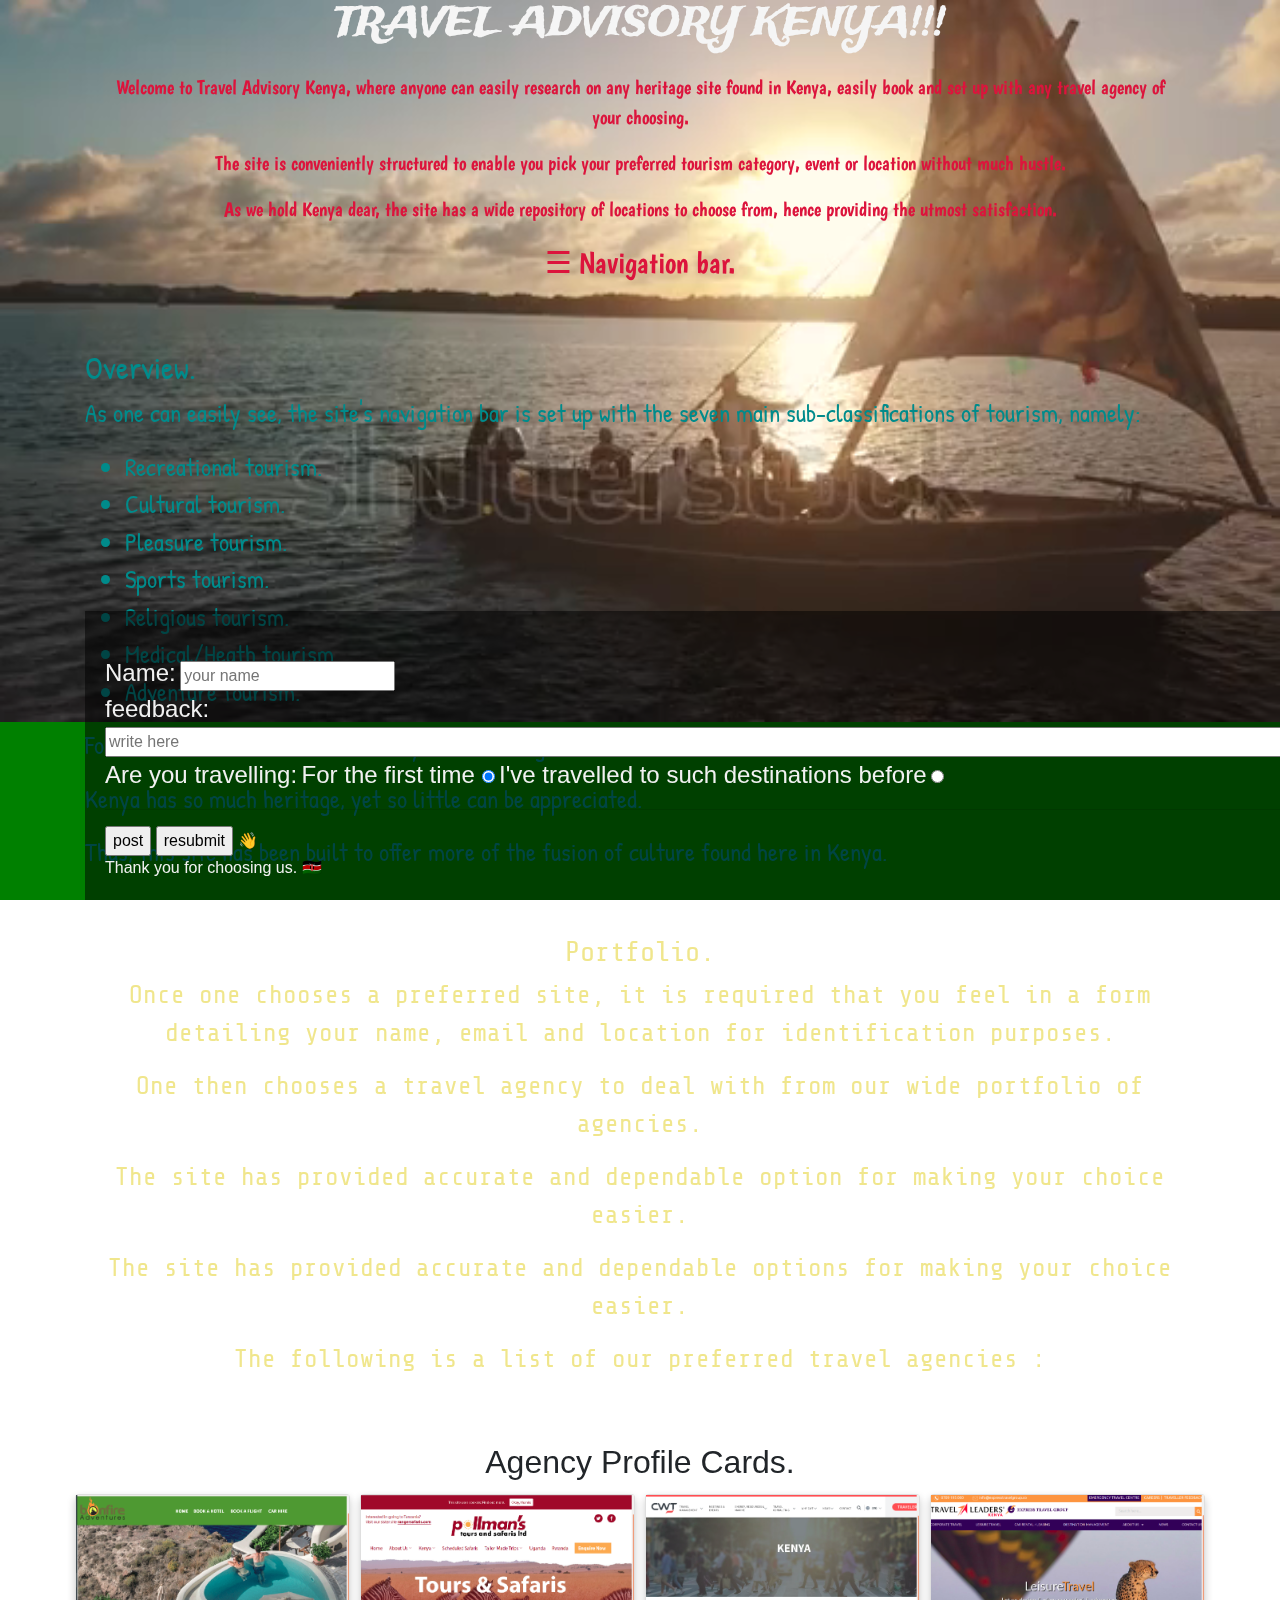
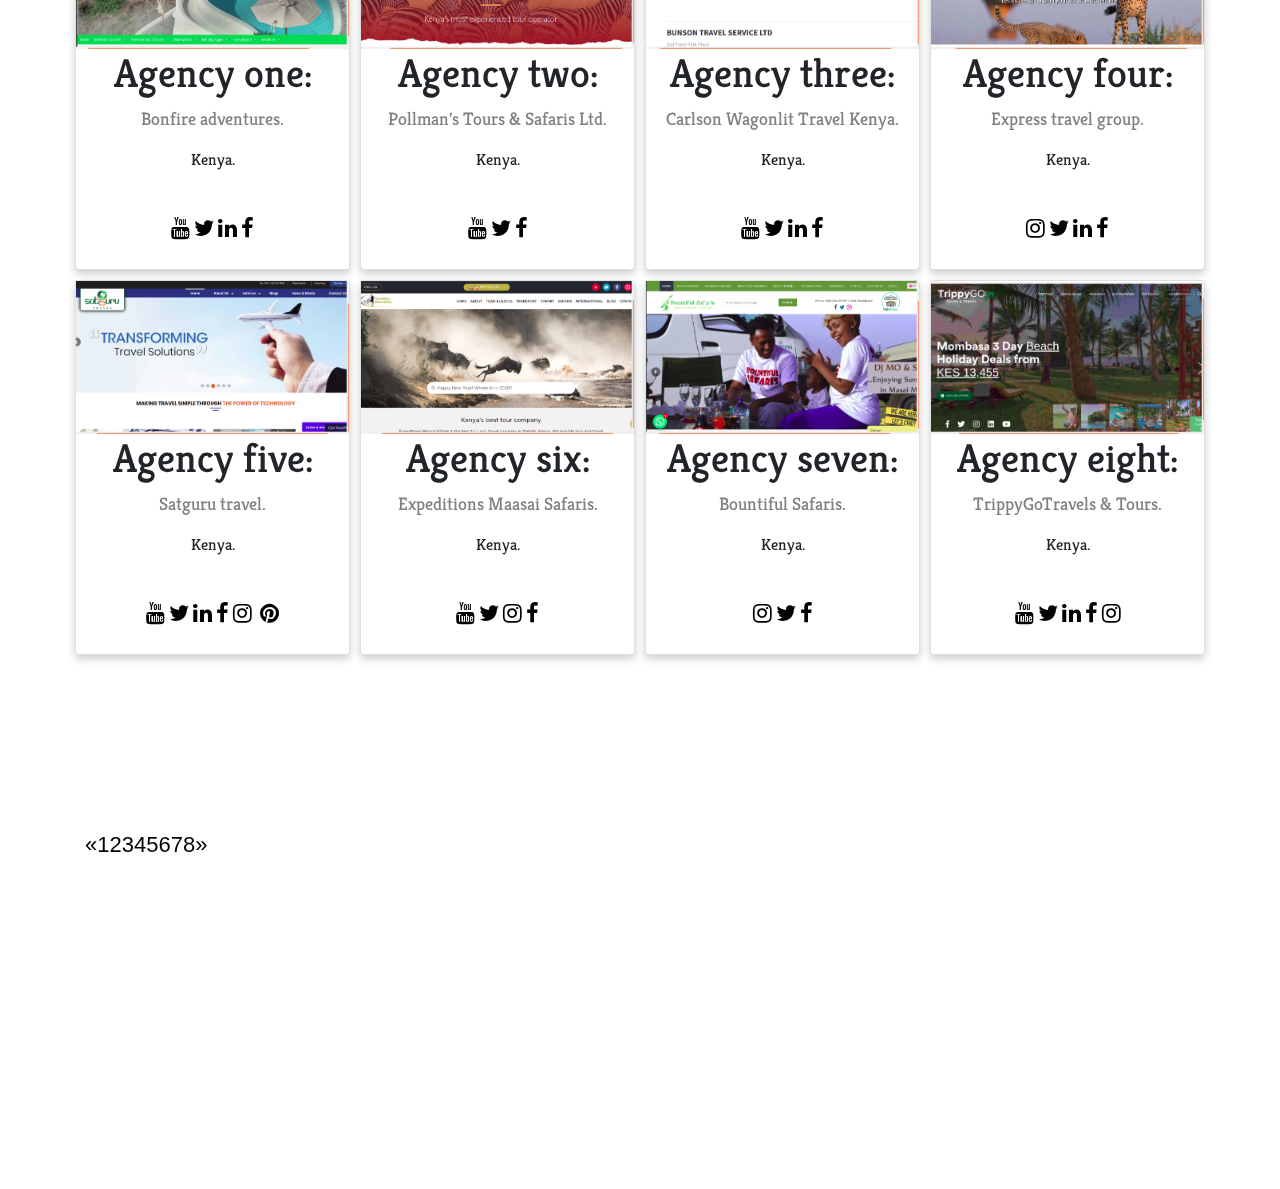
<file: index.html>
<!DOCTYPE html>
<html>

<head>
    <meta name="viewport" content="width=device-width, initial-scale=1">
    <meta charset="utf-8">
    <link href="https://stackpath.bootstrapcdn.com/bootstrap/4.4.1/css/bootstrap.min.css">
    <link rel="stylesheet" href="css/bootstrap.css">
    <link href=" css/home.css " rel="stylesheet " type="text/css ">
    <link href="https://fonts.googleapis.com/css?family=Share+Tech+Mono&display=swap" rel="stylesheet">
    <link href="https://fonts.googleapis.com/css?family=Trade+Winds&display=swap " rel="stylesheet ">
    <link href="https://fonts.googleapis.com/css?family=Patrick+Hand&display=swap " rel="stylesheet ">
    <link href="https://fonts.googleapis.com/css?family=Boogaloo&display=swap " rel="stylesheet ">
    <link href="https://fonts.googleapis.com/css?family=Stint+Ultra+Condensed&display=swap" rel="stylesheet">
    <link href="https://fonts.googleapis.com/css?family=Kreon&display=swap" rel="stylesheet">
    <title>ADVISORY SITE.</title>
    <style>
        body {
            transition: background-color .5s;
        }
        
        .sidenav {
            height: 100%;
            width: 0;
            position: fixed;
            z-index: 1;
            top: 0;
            left: 0;
            background-color: #111;
            overflow-x: hidden;
            transition: 0.5s;
            padding-top: 60px;
        }
        
        .sidenav a {
            padding: 8px 8px 8px 32px;
            text-decoration: none;
            font-size: 25px;
            color: #818181;
            display: block;
            transition: 0.3s;
        }
        
        .sidenav a:hover {
            color: #f1f1f1;
        }
        
        .sidenav .closebtn {
            position: absolute;
            top: 0;
            right: 25px;
            font-size: 36px;
            margin-left: 50px;
        }
        
        .main {
            transition: margin-left .5s;
            padding: 16px;
        }
        
        @media screen and (max-height: 450px) {
            .sidenav {
                padding-top: 15px;
            }
            .sidenav a {
                font-size: 18px;
                font-family: Kreon, serif;
            }
        }
    </style>
    <style>
        /* width */
        
         ::-webkit-scrollbar {
            width: 20px;
        }
        /* Track */
        
         ::-webkit-scrollbar-track {
            box-shadow: inset 0 0 5px grey;
            border-radius: 10px;
        }
        /* Handle */
        
         ::-webkit-scrollbar-thumb {
            background: darkgoldenrod;
            border-radius: 10px;
        }
        /* Handle on hover */
        
         ::-webkit-scrollbar-thumb:hover {
            background: #b30000;
        }
    </style>
    <link rel="stylesheet" href="https://cdnjs.cloudflare.com/ajax/libs/font-awesome/4.7.0/css/font-awesome.min.css">
    <style>
        .card {
            box-shadow: 0 4px 8px 0 rgba(0, 0, 0, 0.2);
            max-width: 300px;
            margin: auto;
            text-align: center;
            font-family: Stint Ultra Condensed cursive;
            font-family: Kreon, serif;
        }
        
        .title {
            color: grey;
            font-size: 18px;
        }
        
        button {
            border: none;
            outline: 0;
            display: inline-block;
            padding: 8px;
            color: white;
            background-color: #000;
            text-align: center;
            cursor: pointer;
            width: 100%;
            font-size: 18px;
        }
        
        a {
            text-decoration: none;
            font-size: 22px;
            color: black;
        }
        
        button:hover,
        a:hover {
            opacity: 0.7;
        }
    </style>
</head>

<body>
    <div id="backvideo " class="vh-100 vw-100 position-fixed" style="z-index: -100; background-color: rgb(0, 128 ,0); ">
        <video autoplay muted loop src="images/1022899936-preview.mp4 " class="w-100 " style="opacity: 100%; "></video>
    </div>
    <div class=" container ">

        <div id="mySidenav " class="sidenav ">
            <a href="javascript:void(0) " class="closebtn " onclick="closeNav() ">&times;</a>
            <a href="index.html ">Home.</a>
            <a href="https://billomambia.github.io/recrea/ ">Recreational tourism.</a>
            <a href="https://vincentnjoroge.github.io/projee/ ">Cultural tourism.</a>
            <a href="https://iwarui722.github.io/pleasure-ip5/">Pleasure tourism.</a>
            <a href="https://kelvinjoshua.github.io/sportstourism/ ">Sports tourism.</a>
            <a href="https://kelvinjoshua.github.io/rel/ ">Religious tourism.</a>
            <a href="https://iwarui722.github.io/medical/ ">Health tourism.</a>
            <a href="adventure.html ">Adventure tourism.</a>
        </div>
        <h1 id="titlehome">TRAVEL ADVISORY KENYA!!!</h1>
        <div class="main ">
            <p>Welcome to Travel Advisory Kenya, where anyone can easily research on any heritage site found in Kenya, easily book and set up with any travel agency of your choosing.</p>
            <p>The site is conveniently structured to enable you pick your preferred tourism category, event or location without much hustle.</p>
            <p>As we hold Kenya dear, the site has a wide repository of locations to choose from, hence providing the utmost satisfaction.</p>
            <span style="font-size:30px;cursor:pointer " onclick="openNav() ">&#9776; Navigation bar.</span>
        </div>
        <script>
            function openNav() {
                document.getElementById("mySidenav ").style.width = "250px ";
                document.getElementById("main ").style.marginLeft = "250px ";
                document.body.style.backgroundColor = "rgba(0,0,0,0.4) ";
            }

            function closeNav() {
                document.getElementById("mySidenav ").style.width = "0 ";
                document.getElementById("main ").style.marginLeft = "0 ";
                document.body.style.backgroundColor = "white ";
            }
        </script>
        <br><br>
        <div class="secondhome ">

            <h2>Overview.</h2>
            <p>As one can easily see, the site's navigation bar is set up with the seven main sub-classifications of tourism, namely:</p>
            <ul>
                <li>Recreational tourism.</li>
                <li>Cultural tourism.</li>
                <li>Pleasure tourism.</li>
                <li>Sports tourism.</li>
                <li>Religious tourism.</li>
                <li>Medical/Heath tourism.</li>
                <li>Adventure tourism.</li>
            </ul>
            <p>For more information, one can easily scroll through the content herein and find out a whole more.</p>
            <p>Kenya has so much heritage, yet so little can be appreciated.</p>
            <p>Thus, this site has been built to offer more of the fusion of culture found here in Kenya.</p>
        </div>
        <br><br>
        <div class="thirdhome">
            <h3>Portfolio.</h3>
            <p>Once one chooses a preferred site, it is required that you feel in a form detailing your name, email and location for identification purposes.</p>
            <p>One then chooses a travel agency to deal with from our wide portfolio of agencies.</p>

            <p>The site has provided accurate and dependable option for making your choice easier.</p>

            <p>The site has provided accurate and dependable options for making your choice easier.</p>

            <p>The following is a list of our preferred travel agencies :</p>
        </div>
        <br><br>
        <div class="agency">
            <h2 style="text-align:center">Agency Profile Cards.</h2>
            <div class="row">
                <div class="columncard">
                    <div class="card">

                        <img src="./images/Screenshot from 2020-03-03 12-40-04.png" alt="" style="width:100%">
                        <h1>Agency one:</h1>
                        <p class="title">Bonfire adventures.</p>
                        <p>Kenya.</p>
                        <div style="margin: 24px 0;">
                            <a href="https://www.youtube.com/results?search_query=bonfire+adventures+kenya"><i class="fa fa-youtube"></i></a>
                            <a href="https://twitter.com/holidayinkenya"><i class="fa fa-twitter"></i></a>
                            <a href="https://www.linkedin.com/company/bonfire-adventures"><i class="fa fa-linkedin"></i></a>
                            <a href="https://www.facebook.com/bonfireadventures"><i class="fa fa-facebook"></i></a>
                        </div>
                    </div>
                </div>
                <div class="columncard">
                    <div class="card">

                        <img src="./images/Screenshot from 2020-03-03 12-39-17.png" alt="" style="width:100%">
                        <h1>Agency two:</h1>
                        <p class="title">Pollman's Tours & Safaris Ltd.</p>
                        <p>Kenya.</p>
                        <div style="margin: 24px 0;">
                            <a href="https://www.youtube.com/watch?v=8fftNso3NJQ"><i class="fa fa-youtube"></i></a>
                            <a href="https:https://twitter.com/pollmansafaris"><i class="fa fa-twitter"></i></a>

                            <a href="https://facebook.com/pollmanstoursandsafaris/%20title="><i class="fa fa-facebook"></i></a>
                        </div>
                    </div>

                </div>
                <div class="columncard">
                    <div class="card">

                        <img src="./images/Screenshot from 2020-03-03 12-43-06.png" alt="" style="width:100%">
                        <h1>Agency three:</h1>
                        <p class="title">Carlson Wagonlit Travel Kenya.</p>

                        <p>Kenya.</p>
                        <div style=" margin: 24px 0; ">
                            <a href="https://www.youtube.com/user/Carlsonwagonlit "><i class="fa fa-youtube "></i></a>
                            <a href="https://twitter.com/my_CWT "><i class="fa fa-twitter "></i></a>
                            <a href="https://www.linkedin.com/company/mycwt"><i class="fa fa-linkedin "></i></a>
                            <a href="https://www.facebook.com/myCWT/"><i class="fa fa-facebook "></i></a>
                        </div>
                    </div>

                </div>
                <div class="columncard ">
                    <div class="card ">

                        <img src="./images/Screenshot from 2020-03-03 12-40-40.png " alt=" " style="width:100% ">
                        <h1>Agency four:</h1>
                        <p class="title ">Express travel group.</p>
                        <p>Kenya.</p>
                        <div style="margin: 24px 0; ">
                            <a href="https://www.instagram.com/express_travel_group/?hl=en "><i class="fa fa-instagram"></i></a>
                            <a href="https://twitter.com/Express_Travel_"><i class="fa fa-twitter "></i></a>
                            <a href="https://www.linkedin.com/company/express-travel-group-limited/"><i class="fa fa-linkedin "></i></a>
                            <a href="https://www.facebook.com/expresstravelgroupetg/"><i class="fa fa-facebook "></i></a>
                        </div>
                    </div>

                </div>
            </div>
            <div class="row ">
                <div class="columncard ">
                    <div class="card ">

                        <img src="./images/Screenshot from 2020-03-03 12-40-57.png " alt=" " style="width:100% ">
                        <h1>Agency five:</h1>
                        <p class="title ">Satguru travel.</p>
                        <p>Kenya.</p>
                        <div style="margin: 24px 0; ">
                            <a href="https://www.youtube.com/channel/UCVGK24KekfoSh0FtfShB4Jg/videos?view_as=subscriber "><i class="fa fa-youtube "></i></a>
                            <a href="https://twitter.com/ToursSatguru "><i class="fa fa-twitter "></i></a>
                            <a href="https://in.linkedin.com/company/satguru-travel "><i class="fa fa-linkedin "></i></a>
                            <a href="https://www.facebook.com/Satguru.ToursandTravels"><i class="fa fa-facebook "></i></a>
                            <a href="https://www.instagram.com/satgurutravels/ "><i class="fa fa-instagram "></i></a>
                            <a href="https://plus.google.com/+Satgurutravelandtourism/posts "><i class="fa fa-googleplus "></i></a>
                            <a href="https://in.pinterest.com/satgurutravels/"><i class="fa fa-pinterest "></i></a>
                        </div>
                    </div>

                </div>
                <div class="columncard ">
                    <div class=" card ">

                        <img src="./images/Screenshot from 2020-03-03 12-41-18.png " alt=" " style="width:100% ">
                        <h1>Agency six:</h1>
                        <p class="title ">Expeditions Maasai Safaris.</p>
                        <p>Kenya.</p>
                        <div style="margin: 24px 0; ">
                            <a href="https://www.youtube.com/channel/UCiSTKUQJCgburnDa4Trwuiw/videos "><i class="fa fa-youtube "></i></a>
                            <a href="https://twitter.com/MaasaiSafaris"><i class="fa fa-twitter "></i></a>
                            <a href="https://www.instagram.com/explore/locations/1018871163/ "><i class="fa fa-instagram "></i></a>
                            <a href="https://www.facebook.com/ExpeditionsMaasaiSafaris/ "><i class="fa fa-facebook "></i></a>
                        </div>
                    </div>

                </div>
                <div class="columncard ">
                    <div class="card ">

                        <img src="./images/Screenshot from 2020-03-03 12-41-45.png " alt=" " style="width:100% ">
                        <h1>Agency seven:</h1>
                        <p class="title ">Bountiful Safaris.</p>
                        <p>Kenya.</p>
                        <div style="margin: 24px 0; ">
                            <a href="https://www.instagram.com/bountifulsafaris/ "><i class="fa fa-instagram "></i></a>
                            <a href="https://twitter.com/bountifulsafari"><i class="fa fa-twitter "></i></a>

                            <a href="https://www.facebook.com/Bountifulsafari/ "><i class="fa fa-facebook "></i></a>
                        </div>
                    </div>

                </div>

                <div class="columncard ">
                    <div class="card ">
                        <img src="./images/Screenshot from 2020-03-03 12-42-41.png " alt=" " style="width:100% ">
                        <h1>Agency eight:</h1>
                        <p class="title ">TrippyGoTravels & Tours.</p>
                        <p>Kenya.</p>
                        <div style="margin: 24px 0; ">
                            <a href="https://www.youtube.com/channel/UCsWBC6I7XZeD5hWwcKwN34g "><i class="fa fa-youtube "></i></a>
                            <a href="https://twitter.com/trippygotours "><i class="fa fa-twitter "></i></a>
                            <a href="https://www.linkedin.com/in/trippygo-tour-and-travel-03866178/ "><i class="fa fa-linkedin "></i></a>
                            <a href="https://www.facebook.com/trippyGOtours/ "><i class="fa fa-facebook "></i></a>
                            <a href="https://www.instagram.com/trippygotours/ "><i class="fa fa-instagram "></i></a>
                        </div>
                    </div>

                </div>
            </div>
        </div>
        <br><br><br><br><br><br><br>
        <nav aria-label="Page navigation">
            <ul class="pagination">
                <li>
                    <a href="#" aria-label="Previous">
                        <span aria-hidden="true">&laquo;</span>
                    </a>
                </li>
                <li><a href="index.html ">1</a></li>
                <li><a href="https://billomambia.github.io/recrea/ ">2</a></li>
                <li><a href="https://vincentnjoroge.github.io/projee/ ">3</a></li>
                <li><a href="https://iwarui722.github.io/pleasure-ip5/ ">4</a></li>
                <li><a href="https://kelvinjoshua.github.io/sportstourism/ ">5</a></li>
                <li>
                    <a href="https://kelvinjoshua.github.io/rel/ ">6</a>
                </li>
                <li>
                    <a href="https://iwarui722.github.io/medical/ ">7</a>
                </li>
                <li>
                    <a href="adventure.html ">8</a>
                </li>
                <li>
                    <a href="#" aria-label="Next">
                        <span aria-hidden="true">&raquo;</span>
                    </a>
                </li>
            </ul>
        </nav>

        <br><br><br><br><br><br><br><br><br><br><br><br><br>
        <div class="content">
            <form action="mailto:viny.njoroge1@gmail.com" method="post">


                </select>
                <br>

                <font size=5>Name:</font>
                <input type="text" name="quantity" placeholder="your name" size=20 maxlength=50 onFocus="setStatus('(1-1000).')" onBlur="setStatus('')">
                <br>

                <font size=5>feedback:</font>
                <input type="text" name="feedback" placeholder="write here" size=2000 maxlength=500 onFocus="setStatus('0-100 (0=untoasted 100=burnt).')" onBlur="setStatus('')">
                <br>

                <font size=5>Are you travelling:</font>
                <font size=5>For the first time </font>
                <input type="radio" name="Are you travelling" value="yes" checked onClick="setStatus('?')">
                <font size=5>I've travelled to such destinations before</font>
                <input type="radio" name="are you travelling" value="no" onClick="setStatus('?')">

                <hr>
                <input type="submit" value="post">

                <input type="reset" value="resubmit"> 👋 <br> Thank you for choosing us. 🇰🇪

            </form>

        </div>
        <style>
            /* Style the video: 100% width and height to cover the entire window */
            
            #myVideo {
                position: 20px;
                right: 20;
                bottom: 10rem;
                min-width: 100%;
                min-height: 100%;
            }
            /* Add some content at the bottom of the video/page */
            
            .content {
                position: fixed;
                bottom: 0;
                background: rgba(0, 0, 0, 0.5);
                color: #f1f1f1;
                width: 100%;
                padding: 20px;
            }
            /* Style the button used to pause/play the video */
            
            #myBtn {
                width: 200px;
                font-size: 18px;
                padding: 10px;
                border: none;
                background: #000;
                color: #fff;
                cursor: pointer;
            }
            
            #myBtn:hover {
                background: #ddd;
                color: black;
            }
        </style>
        <script language="JavaScript">
            function setStatus(str) {
                window.status = str;
                return true;
            }

            var greeting = "Hello! ";
            window.defaultStatus = greeting;
            // script end -->

            // Get the video
            var video = document.getElementById("myVideo");

            // Get the button
            var btn = document.getElementById("myBtn");

            // Pause and play the video, and change the button text
            function myFunction() {
                if (video.paused) {
                    video.play();
                    btn.innerHTML = "Pause";
                } else {
                    video.pause();
                    btn.innerHTML = "Play";
                }
            }
        </script>





    </div>

</body>

</html>
</file>
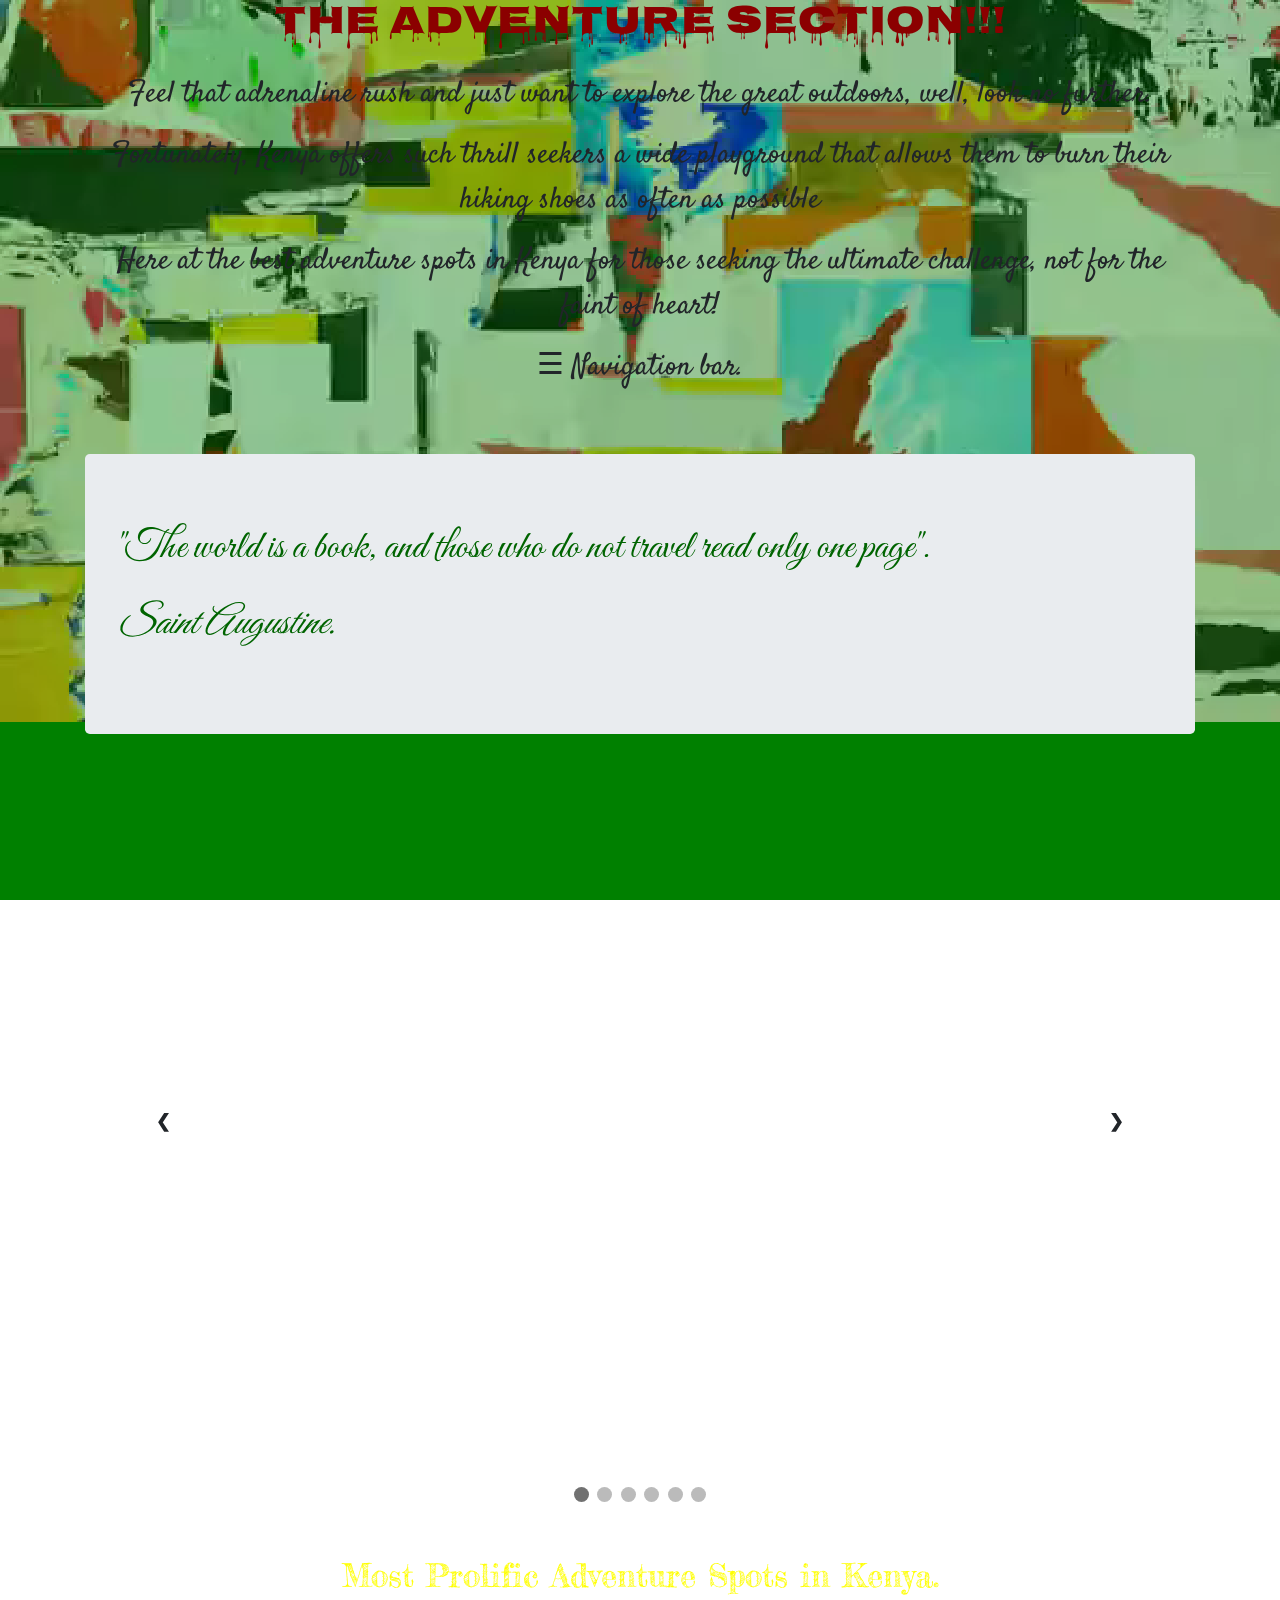
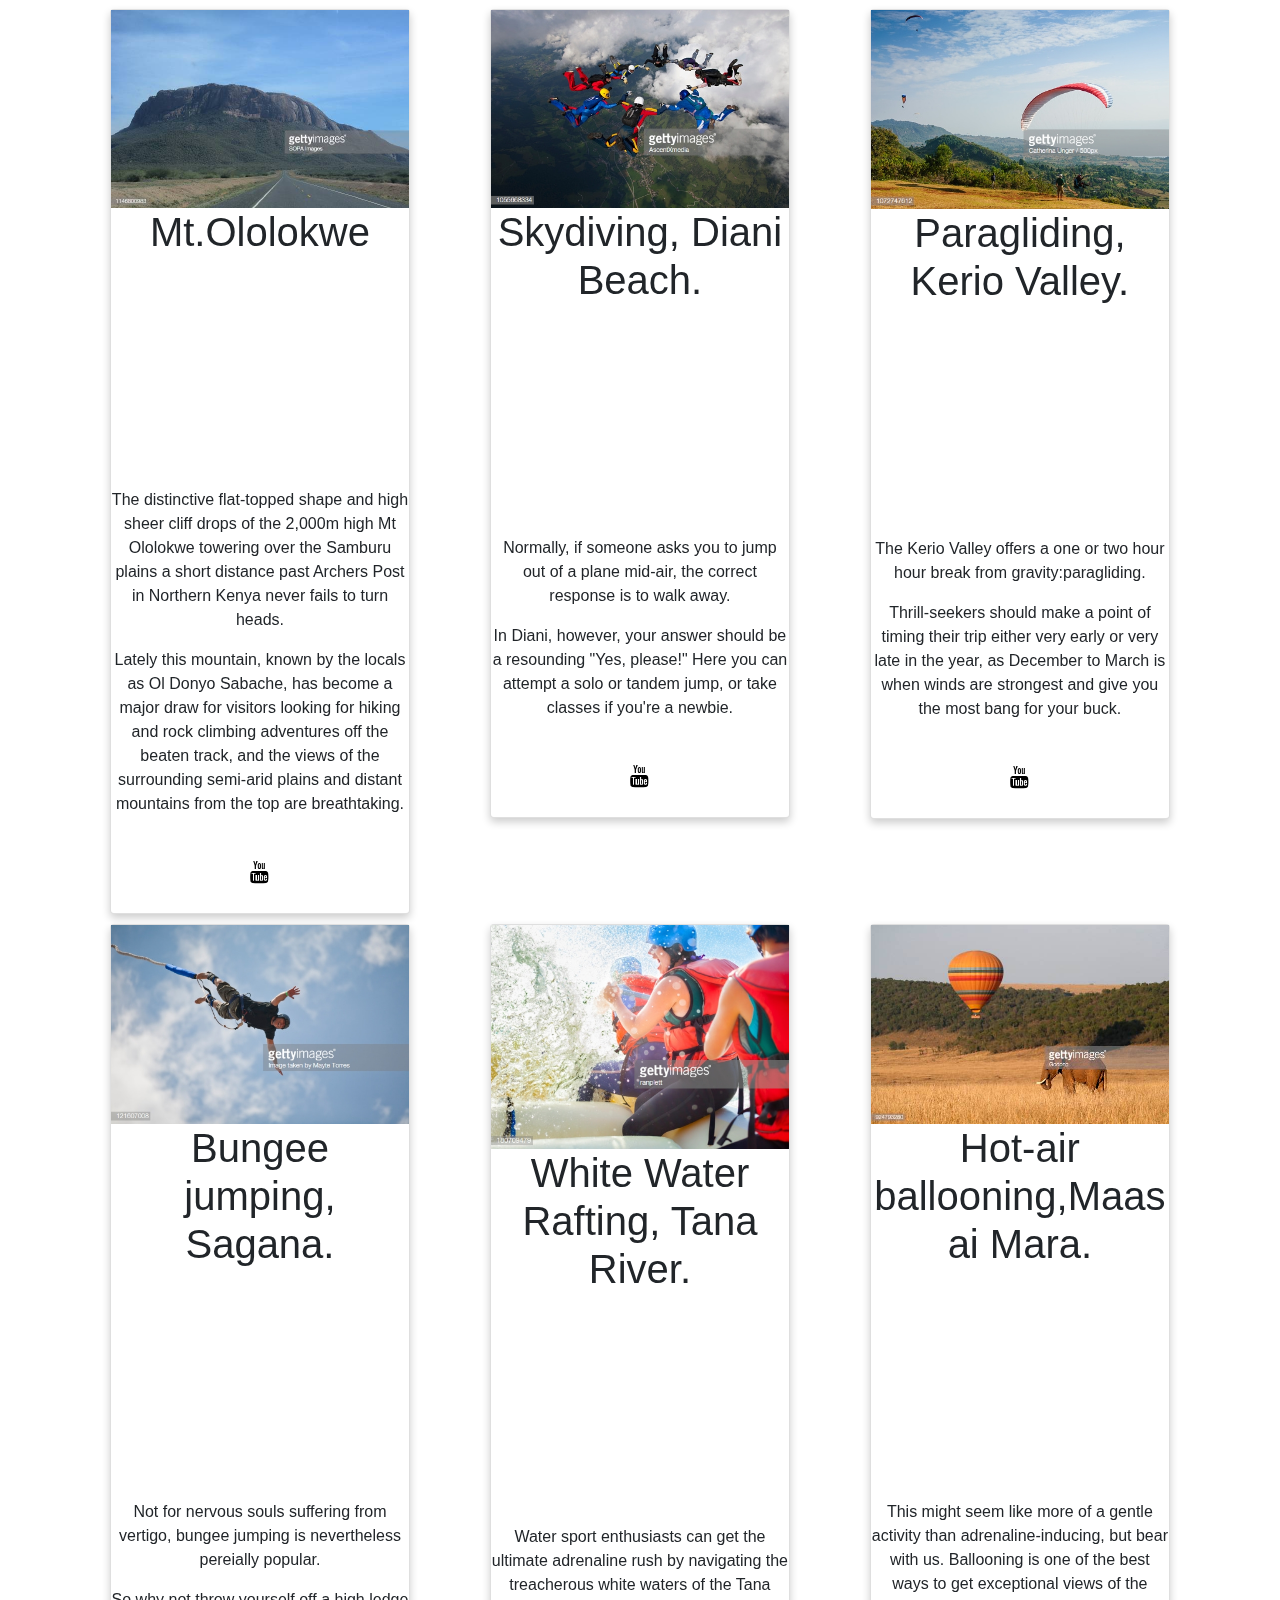
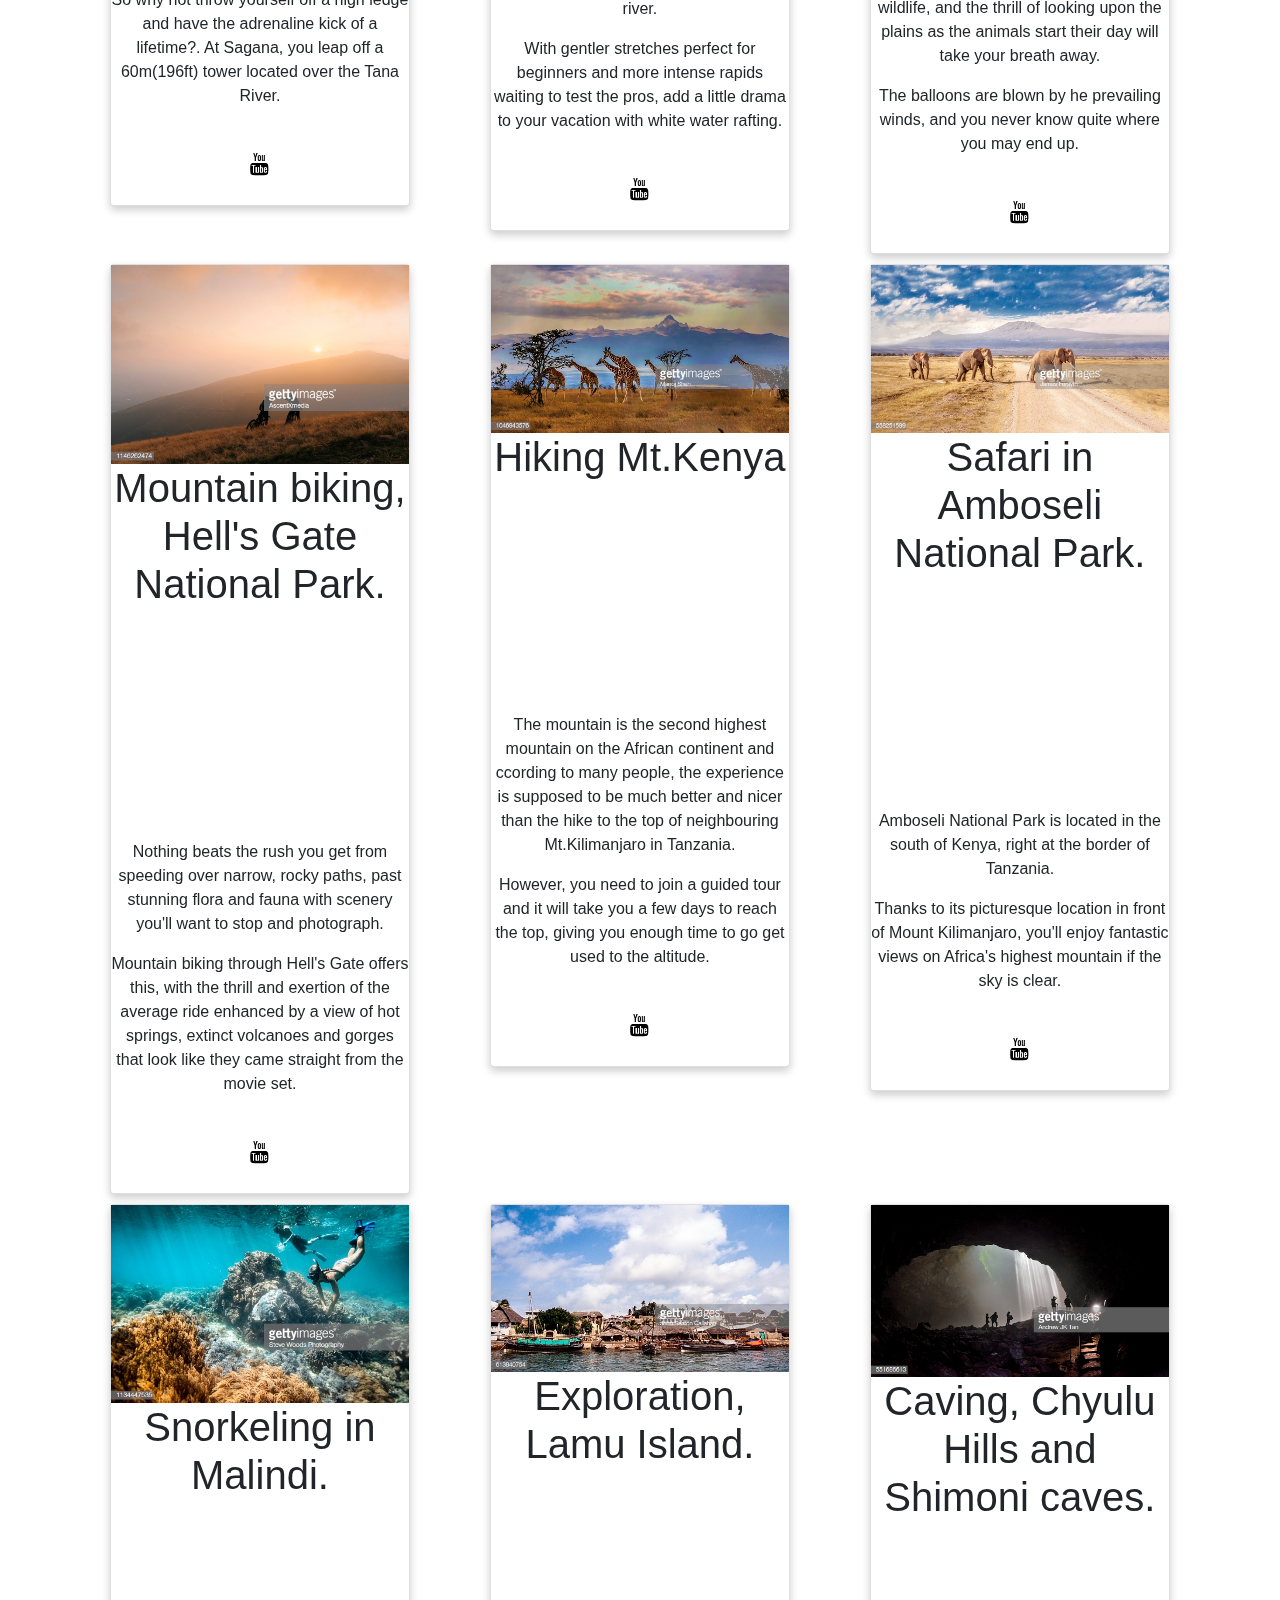
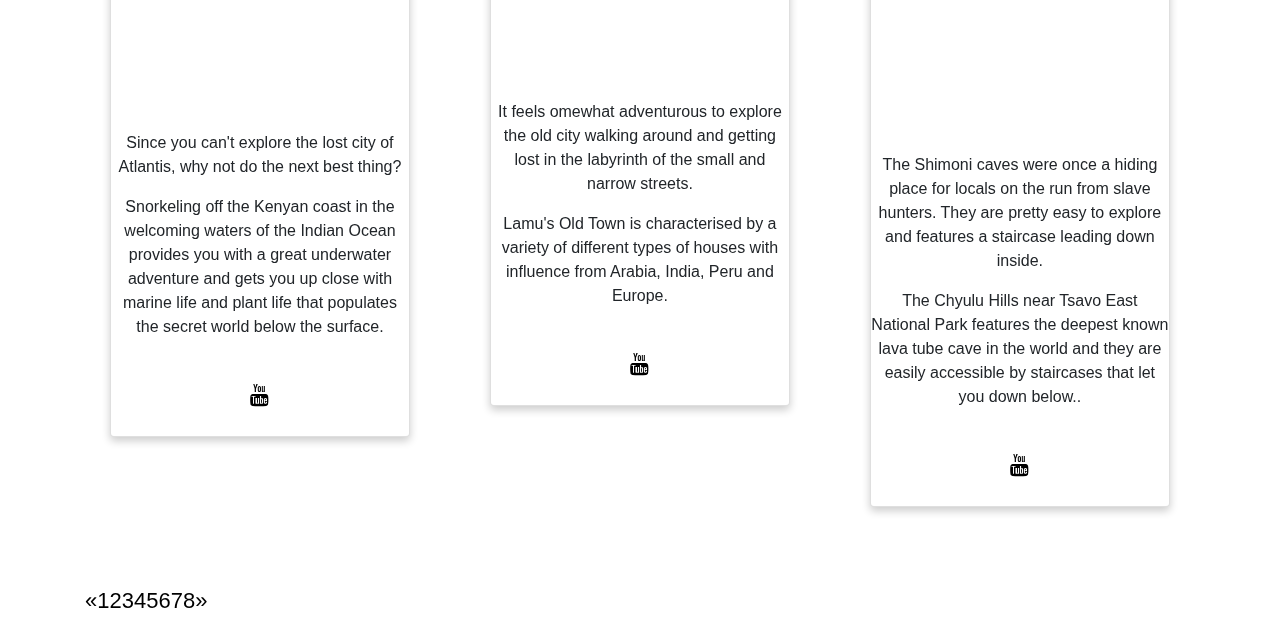
<file: adventure.html>
<!DOCTYPE html>
<html>

<head>
    <meta name="viewport" content="width=device-width, initial-scale=1">
    <meta charset="utf-8">
    <link href="https://stackpath.bootstrapcdn.com/bootstrap/4.4.1/css/bootstrap.min.css">
    <link rel="stylesheet" href="css/bootstrap.css">
    <link href=" css/home.css " rel="stylesheet " type="text/css ">
    <link href="https://fonts.googleapis.com/css?family=Fredericka+the+Great|Great+Vibes|Indie+Flower|Nosifer|Satisfy|Trade+Winds&display=swap" rel="stylesheet">
    <style>
        body {
            transition: background-color .5s;
        }
        
        .sidenav {
            height: 100%;
            width: 0;
            position: fixed;
            z-index: 1;
            top: 0;
            left: 0;
            background-color: #111;
            overflow-x: hidden;
            transition: 0.5s;
            padding-top: 60px;
        }
        
        .sidenav a {
            padding: 8px 8px 8px 32px;
            text-decoration: none;
            font-size: 25px;
            color: #818181;
            display: block;
            transition: 0.3s;
        }
        
        .sidenav a:hover {
            color: #f1f1f1;
        }
        
        .sidenav .closebtn {
            position: absolute;
            top: 0;
            right: 25px;
            font-size: 36px;
            margin-left: 50px;
        }
        
        .main8 {
            transition: margin-left .5s;
            padding: 16px;
        }
        
        @media screen and (max-height: 450px) {
            .sidenav {
                padding-top: 15px;
            }
            .sidenav a {
                font-size: 18px;
                font-family: Kreon, serif;
            }
        }
    </style>
    <style>
        /* width */
        
         ::-webkit-scrollbar {
            width: 20px;
        }
        /* Track */
        
         ::-webkit-scrollbar-track {
            box-shadow: inset 0 0 5px grey;
            border-radius: 10px;
        }
        /* Handle */
        
         ::-webkit-scrollbar-thumb {
            background: darkgoldenrod;
            border-radius: 10px;
        }
        /* Handle on hover */
        
         ::-webkit-scrollbar-thumb:hover {
            background: #b30000;
        }
    </style>
    <link rel="stylesheet" href="https://cdnjs.cloudflare.com/ajax/libs/font-awesome/4.7.0/css/font-awesome.min.css">
    <style>
        .card {
            box-shadow: 0 4px 8px 0 rgba(0, 0, 0, 0.2);
            max-width: 300px;
            margin: auto;
            text-align: center;
            font-family: Stint Ultra Condensed cursive;
            font-family: Kreon, serif;
        }
        
        .title {
            color: grey;
            font-size: 18px;
        }
        
        button {
            border: none;
            outline: 0;
            display: inline-block;
            padding: 8px;
            color: white;
            background-color: #000;
            text-align: center;
            cursor: pointer;
            width: 100%;
            font-size: 18px;
        }
        
        a {
            text-decoration: none;
            font-size: 22px;
            color: black;
        }
        
        button:hover,
        a:hover {
            opacity: 0.7;
        }
    </style>
    <style>
        * {
            box-sizing: border-box
        }
        
        img {
            vertical-align: middle;
        }
        /* Slideshow container */
        
        .slideshow-container {
            max-width: 1000px;
            position: relative;
            margin: auto;
        }
        /* Next & previous buttons */
        
        .prev,
        .next {
            cursor: pointer;
            position: absolute;
            top: 50%;
            width: auto;
            padding: 16px;
            margin-top: -22px;
            color: white;
            font-weight: bold;
            font-size: 18px;
            transition: 0.6s ease;
            border-radius: 0 3px 3px 0;
            user-select: none;
        }
        /* Position the "next button" to the right */
        
        .next {
            right: 0;
            border-radius: 3px 0 0 3px;
        }
        /* On hover, add a black background color with a little bit see-through */
        
        .prev:hover,
        .next:hover {
            background-color: rgba(0, 0, 0, 0.8);
        }
        /* Caption text */
        
        .text {
            color: #f2f2f2;
            font-size: 15px;
            padding: 8px 12px;
            position: absolute;
            bottom: 8px;
            width: 100%;
            text-align: center;
        }
        /* Number text (1/3 etc) */
        
        .numbertext {
            color: #f2f2f2;
            font-size: 12px;
            padding: 8px 12px;
            position: absolute;
            top: 0;
        }
        /* The dots/bullets/indicators */
        
        .dot {
            cursor: pointer;
            height: 15px;
            width: 15px;
            margin: 0 2px;
            background-color: #bbb;
            border-radius: 50%;
            display: inline-block;
            transition: background-color 0.6s ease;
        }
        
        .active,
        .dot:hover {
            background-color: #717171;
        }
        /* Fading animation */
        
        .fade {
            -webkit-animation-name: fade;
            -webkit-animation-duration: 5.5s;
            animation-name: fade;
            animation-duration: 5.5s;
        }
        
        @-webkit-keyframes fade {
            from {
                opacity: .4
            }
            to {
                opacity: 1
            }
        }
        
        @keyframes fade {
            from {
                opacity: .4
            }
            to {
                opacity: 1
            }
        }
        /* On smaller screens, decrease text size */
        
        @media only screen and (max-width: 300px) {
            .prev,
            .next,
            .text {
                font-size: 11px
            }
        }
    </style>
    <style>
        .card {
            box-shadow: 0 4px 8px 0 rgba(0, 0, 0, 0.2);
            max-width: 300px;
            margin: auto;
            text-align: center;
            font-family: arial;
        }
        
        .title {
            color: grey;
            font-size: 18px;
        }
        
        button {
            border: none;
            outline: 0;
            display: inline-block;
            padding: 8px;
            color: white;
            background-color: #000;
            text-align: center;
            cursor: pointer;
            width: 100%;
            font-size: 18px;
        }
        
        a {
            text-decoration: none;
            font-size: 22px;
            color: black;
        }
        
        button:hover,
        a:hover {
            opacity: 0.7;
        }
    </style>
</head>

<body>
    <div id="backvideo " class="vh-100 vw-100 position-fixed" style="z-index: -100; background-color: rgb(0, 128 ,0); ">
        <video autoplay muted loop src="images/1029987734-preview.mp4 " class="w-100 " style="opacity: 60%; "></video>
    </div>
    <div class="container">
        <div id="mySidenav " class="sidenav ">
            <a href="javascript:void(0) " class="closebtn " onclick="closeNav() ">&times;</a>
            <a href="index.html ">Home.</a>
            <a href="https://billomambia.github.io/recrea/ ">Recreational tourism.</a>
            <a href="https://vincentnjoroge.github.io/projee/ ">Cultural tourism.</a>
            <a href="https://iwarui722.github.io/pleasure-ip5/ ">Pleasure tourism.</a>
            <a href="https://kelvinjoshua.github.io/sportstourism/ ">Sports tourism.</a>
            <a href="https://kelvinjoshua.github.io/rel/ ">Religious tourism.</a>
            <a href="https://iwarui722.github.io/medical/ ">Health tourism.</a>
            <a href="adventure.html ">Adventure tourism.</a>
        </div>


        <h1 id="titleadvent">THE ADVENTURE SECTION!!!</h1>
        <div class="main8 ">
            <p>Feel that adrenaline rush and just want to explore the great outdoors, well, look no further.</p>
            <p>Fortunately, Kenya offers such thrill seekers a wide playground that allows them to burn their hiking shoes as often as possible</p>
            <p>Here at the best adventure spots in Kenya for those seeking the ultimate challenge, not for the faint of heart!</p>
            <span style="font-size:30px;cursor:pointer " onclick="openNav() ">&#9776; Navigation bar.</span>

        </div>
        <br><br>
        <div class="jumbotron">
            <blockquote>
                <p id="quote1">"The world is a book, and those who do not travel read only one page".</p>
                <cite id="quote1">Saint Augustine.</cite>
            </blockquote>
        </div>


        <script>
            function openNav() {
                document.getElementById("mySidenav ").style.width = "250px ";
                document.getElementById("main ").style.marginLeft = "250px ";
                document.body.style.backgroundColor = "rgba(0,0,0,0.4) ";
            }

            function closeNav() {
                document.getElementById("mySidenav ").style.width = "0 ";
                document.getElementById("main ").style.marginLeft = "0 ";
                document.body.style.backgroundColor = "white ";
            }
        </script>
        <div class="slideshow-container">

            <div class="mySlides fade">
                <div class="numbertext">1 / 8</div>
                <img src="./images/gettyimages-1000909020-170667a.jpg" style="width:100%">
                <div class="text">Snorkeling in Malindi.</div>
            </div>

            <div class="mySlides fade">
                <div class="numbertext">2 / 8</div>
                <img src="./images/gettyimages-1134519127-170667a.jpg" style="width:100%">
                <div class="text">The Maasai Mara.</div>
            </div>

            <div class="mySlides fade">
                <div class="numbertext">3 / 8</div>
                <img src="./images/gettyimages-513903233-170667a.jpg" style="width:100%">
                <div class="text">Hot air ballooning.</div>
            </div>
            <div class="mySlides fade">
                <div class="numbertext">4 / 8</div>
                <img src="./images/gettyimages-541049844-170667a.jpg" style="width:100%">
                <div class="text">Mt.Ololokwe.</div>
            </div>

            <div class="mySlides fade">
                <div class="numbertext">5 / 8</div>
                <img src="./images/gettyimages-576461753-170667a.jpg" style="width:100%">
                <div class="text">Hell's Gate park.</div>
            </div>

            <div class="mySlides fade">
                <div class="numbertext">6 / 8</div>
                <img src="./images/gettyimages-619474496-594x594.jpg" style="width:100%">
                <div class="text">Safari drive.</div>



            </div>

            <a class="prev" onclick="plusSlides(-1)">&#10094;</a>
            <a class="next" onclick="plusSlides(1)">&#10095;</a>

        </div>
        <br>

        <div style="text-align:center">
            <span class="dot" onclick="currentSlide(1)"></span>
            <span class="dot" onclick="currentSlide(2)"></span>
            <span class="dot" onclick="currentSlide(3)"></span>
            <span class="dot" onclick="currentSlide(4)"></span>
            <span class="dot" onclick="currentSlide(5)"></span>
            <span class="dot" onclick="currentSlide(6)"></span>


        </div>

        <script>
            var slideIndex = 1;
            showSlides(slideIndex);

            function plusSlides(n) {
                showSlides(slideIndex += n);
            }

            function currentSlide(n) {
                showSlides(slideIndex = n);
            }

            function showSlides(n) {
                var i;
                var slides = document.getElementsByClassName("mySlides");
                var dots = document.getElementsByClassName("dot");
                if (n > slides.length) {
                    slideIndex = 1
                }
                if (n < 1) {
                    slideIndex = slides.length
                }
                for (i = 0; i < slides.length; i++) {
                    slides[i].style.display = "none";
                }
                for (i = 0; i < dots.length; i++) {
                    dots[i].className = dots[i].className.replace(" active", "");
                }
                slides[slideIndex - 1].style.display = "block";
                dots[slideIndex - 1].className += " active";
            }
        </script>
        <br>
        <br>
        <div class="adventurespot">
            <h2 id="titlelist">Most Prolific Adventure Spots in Kenya.</h2>
            <div class="row">
                <div class="columnad">
                    <div class="card">
                        <img src="./images/gettyimages-1146800983-594x594.jpg" alt="" style="width:100%">
                        <h1>Mt.Ololokwe</h1>
                        <p class="title"><iframe src="https://www.google.com/maps/embed?pb=!1m18!1m12!1m3!1d3989.38193259244!2d37.52887064988625!3d0.8474250632177422!2m3!1f0!2f0!3f0!3m2!1i1024!2i768!4f13.1!3m3!1m2!1s0x1788b097f3eb88f5%3A0x63cb726190d16e7a!2sMt.%20Ololokwe!5e0!3m2!1sen!2ske!4v1583306193936!5m2!1sen!2ske"
                                width="300" height="200" frameborder="0" style="border:0;" allowfullscreen="">Location.</iframe></p>
                        <p>The distinctive flat-topped shape and high sheer cliff drops of the 2,000m high Mt Ololokwe towering over the Samburu plains a short distance past Archers Post in Northern Kenya never fails to turn heads.</p>
                        <p>Lately this mountain, known by the locals as Ol Donyo Sabache, has become a major draw for visitors looking for hiking and rock climbing adventures off the beaten track, and the views of the surrounding semi-arid plains and distant
                            mountains from the top are breathtaking.</p>
                        <div style="margin: 24px 0;">
                            <a href="https://www.youtube.com/watch?v=7Yx1OCPcm_A"><i class="fa fa-youtube"></i></a>

                        </div>

                    </div>

                </div>
                <div class="columnad">
                    <div class="card">
                        <img src="./images/gettyimages-1055668334-170667a.jpg" alt="" style="width:100%">
                        <h1>Skydiving, Diani Beach.</h1>
                        <p class="title"><iframe src="https://www.google.com/maps/embed?pb=!1m18!1m12!1m3!1d3978.2188551107124!2d39.555409649913734!3d-4.370039147978505!2m3!1f0!2f0!3f0!3m2!1i1024!2i768!4f13.1!3m3!1m2!1s0x184048cf19150337%3A0x8970a1e9457765d!2sSkydive%20Diani!5e0!3m2!1sen!2ske!4v1583307188759!5m2!1sen!2ske"
                                width="300" height="200" frameborder="0" style="border:0;" allowfullscreen=""></iframe></p>
                        <p>Normally, if someone asks you to jump out of a plane mid-air, the correct response is to walk away.</p>
                        <p>In Diani, however, your answer should be a resounding "Yes, please!" Here you can attempt a solo or tandem jump, or take classes if you're a newbie.</p>
                        <div style="margin: 24px 0;">
                            <a href="https://www.youtube.com/watch?v=j7wSCAA6sTM"><i class="fa fa-youtube"></i></a>

                        </div>

                    </div>

                </div>
                <div class="columnad">
                    <div class="card">
                        <img src="./images/gettyimages-1072747612-170667a.jpg" alt="" style="width:100%">
                        <h1>Paragliding, Kerio Valley.</h1>
                        <p class="title"><iframe src="https://www.google.com/maps/embed?pb=!1m18!1m12!1m3!1d3475.45960972229!2d35.56219011744385!3d0.2954038000000058!2m3!1f0!2f0!3f0!3m2!1i1024!2i768!4f13.1!3m3!1m2!1s0x1780ea09a3bd75a1%3A0x8267992f6a6016f3!2sKerio%20Valley%20Viewpoint!5e1!3m2!1sen!2ske!4v1583309454503!5m2!1sen!2ske"
                                width="300" height="200" frameborder="0" style="border:0;" allowfullscreen=""></iframe></p>

                        <p>The Kerio Valley offers a one or two hour hour break from gravity:paragliding.</p>
                        <p>Thrill-seekers should make a point of timing their trip either very early or very late in the year, as December to March is when winds are strongest and give you the most bang for your buck.</p>
                        <div style="margin: 24px 0;">
                            <a href="https://www.youtube.com/watch?v=T3XOJSi7gNE"><i class="fa fa-youtube"></i></a>

                        </div>

                    </div>

                </div>
            </div>
            <div class="row">
                <div class="columnad">
                    <div class="card">
                        <img src="./images/gettyimages-121607008-170667a.jpg" alt="" style="width:100%">
                        <h1>Bungee jumping, Sagana.</h1>
                        <p class="title"><iframe src="https://www.google.com/maps/embed?pb=!1m18!1m12!1m3!1d6441.453317054887!2d37.20285059244287!3d-0.6703116480342983!2m3!1f0!2f0!3f0!3m2!1i1024!2i768!4f13.1!3m3!1m2!1s0x18289bfe9ed81c93%3A0x40f2971505aa8d9c!2sSagana!5e1!3m2!1sen!2ske!4v1583312009854!5m2!1sen!2ske"
                                width="300" height="200" frameborder="0" style="border:0;" allowfullscreen=""></iframe> </p>

                        <p>Not for nervous souls suffering from vertigo, bungee jumping is nevertheless pereially popular.</p>
                        <p>So why not throw yourself off a high ledge and have the adrenaline kick of a lifetime?. At Sagana, you leap off a 60m(196ft) tower located over the Tana River.</p>
                        <div style="margin: 24px 0;">
                            <a href="https://www.youtube.com/watch?v=C_r_0BOeUiQ"><i class="fa fa-youtube"></i></a>

                        </div>

                    </div>

                </div>
                <div class="columnad">
                    <div class="card">
                        <img src="./images/gettyimages-180709479-170667a.jpg" alt="" style="width:100%">
                        <h1>White Water Rafting, Tana River.</h1>
                        <p class="title"><iframe src="https://www.google.com/maps/embed?pb=!1m18!1m12!1m3!1d12882.824938400101!2d37.238118007650804!3d-0.7006789917810219!2m3!1f0!2f0!3f0!3m2!1i1024!2i768!4f13.1!3m3!1m2!1s0x18289f1b277fc859%3A0xedcd47f73cffdb36!2sRapids%20Camp%20Sagana%20-%20White%20Water%20Rafting%20Centre!5e1!3m2!1sen!2ske!4v1583312356814!5m2!1sen!2ske"
                                width="300" height="200" frameborder="0" style="border:0;" allowfullscreen=""></iframe> </p>

                        <p>Water sport enthusiasts can get the ultimate adrenaline rush by navigating the treacherous white waters of the Tana river.</p>
                        <p>With gentler stretches perfect for beginners and more intense rapids waiting to test the pros, add a little drama to your vacation with white water rafting.</p>
                        <div style="margin: 24px 0;">
                            <a href="https://www.youtube.com/watch?v=WAehbUkgwo4"><i class="fa fa-youtube"></i></a>

                        </div>

                    </div>

                </div>
                <div class="columnad">
                    <div class="card">
                        <img src="./images/gettyimages-924793280-594x594.jpg" alt="" style="width:100%">
                        <h1>Hot-air ballooning,Maasai Mara.</h1>
                        <p class="title"><iframe src="https://www.google.com/maps/embed?pb=!1m18!1m12!1m3!1d3220.0237873671667!2d34.9359154496248!3d-1.3719119989945083!2m3!1f0!2f0!3f0!3m2!1i1024!2i768!4f13.1!3m3!1m2!1s0x182ce8a64a31fdb1%3A0x296a9587e0c3c410!2sMaasai%20Mara%20National%20Reserve!5e1!3m2!1sen!2ske!4v1583315597794!5m2!1sen!2ske"
                                width="300" height="200" frameborder="0" style="border:0;" allowfullscreen=""></iframe> </p>

                        <p>This might seem like more of a gentle activity than adrenaline-inducing, but bear with us. Ballooning is one of the best ways to get exceptional views of the wildlife, and the thrill of looking upon the plains as the animals start
                            their day will take your breath away.</p>
                        <p>The balloons are blown by he prevailing winds, and you never know quite where you may end up.</p>
                        <div style="margin: 24px 0;">
                            <a href="https://www.youtube.com/watch?v=dP-tBUqJsLU"><i class="fa fa-youtube"></i></a>

                        </div>

                    </div>

                </div>
            </div>
            <div class="row">
                <div class="columnad">
                    <div class="card">
                        <img src="./images/gettyimages-1146262474-170667a.jpg" alt="" style="width:100%">
                        <h1>Mountain biking, Hell's Gate National Park.</h1>
                        <p class="title"><iframe src="https://www.google.com/maps/embed?pb=!1m18!1m12!1m3!1d3220.5614002216644!2d36.30417054962431!3d-0.8866749993499996!2m3!1f0!2f0!3f0!3m2!1i1024!2i768!4f13.1!3m3!1m2!1s0x18294a01b3120caf%3A0xa1258436f698fc5d!2sHell&#39;s%20Gate%20National%20Park!5e1!3m2!1sen!2ske!4v1583321025449!5m2!1sen!2ske"
                                width="300" height="200" frameborder="0" style="border:0;" allowfullscreen=""></iframe></p>
                        <p>Nothing beats the rush you get from speeding over narrow, rocky paths, past stunning flora and fauna with scenery you'll want to stop and photograph.</p>
                        <p>Mountain biking through Hell's Gate offers this, with the thrill and exertion of the average ride enhanced by a view of hot springs, extinct volcanoes and gorges that look like they came straight from the movie set.</p>
                        <div style="margin: 24px 0;">
                            <a href="https://www.youtube.com/watch?v=CgO9dfeWP34"><i class="fa fa-youtube"></i></a>

                        </div>

                    </div>

                </div>
                <div class="columnad">
                    <div class="card">
                        <img src="./images/gettyimages-1046943576-170667a.jpg" alt="" style="width:100%">
                        <h1>Hiking Mt.Kenya</h1>
                        <p class="title"><iframe src="https://www.google.com/maps/embed?pb=!1m18!1m12!1m3!1d25227.19981971949!2d37.3084079!3d-0.15213834999999998!2m3!1f0!2f0!3f0!3m2!1i1024!2i768!4f13.1!3m3!1m2!1s0x1827e264a95116b7%3A0x501b6e20567ff6b8!2sMount%20Kenya!5e1!3m2!1sen!2ske!4v1583322318205!5m2!1sen!2ske"
                                width="300" height="200" frameborder="0" style="border:0;" allowfullscreen=""></iframe></p>
                        <p>The mountain is the second highest mountain on the African continent and ccording to many people, the experience is supposed to be much better and nicer than the hike to the top of neighbouring Mt.Kilimanjaro in Tanzania.</p>
                        <p>However, you need to join a guided tour and it will take you a few days to reach the top, giving you enough time to go get used to the altitude.</p>
                        <div style="margin: 24px 0;">
                            <a href="https://www.youtube.com/watch?v=jAwL0XtbT1w"><i class="fa fa-youtube"></i></a>

                        </div>

                    </div>

                </div>
                <div class="columnad">
                    <div class="card">
                        <img src="./images/gettyimages-558251599-170667a.jpg " alt=" " style="width:100% ">
                        <h1>Safari in Amboseli National Park.</h1>
                        <p class="title "><iframe src="https://www.google.com/maps/embed?pb=!1m18!1m12!1m3!1d3150.033713972387!2d37.2607672!3d-2.6520157!2m3!1f0!2f0!3f0!3m2!1i1024!2i768!4f13.1!3m3!1m2!1s0x18309e7455555555%3A0x8405eed269adf949!2sAmboseli%20National%20Park!5e1!3m2!1sen!2ske!4v1583327716736!5m2!1sen!2ske "
                                width="300 " height="200 " frameborder="0 " style="border:0; " allowfullscreen=" "></iframe></p>

                        <p>Amboseli National Park is located in the south of Kenya, right at the border of Tanzania.</p>
                        <p>Thanks to its picturesque location in front of Mount Kilimanjaro, you'll enjoy fantastic views on Africa's highest mountain if the sky is clear.</p>
                        <div style="margin: 24px 0; ">
                            <a href="https://www.youtube.com/watch?v=JQ5c8QE85Rs "><i class="fa fa-youtube "></i></a>

                        </div>

                    </div>

                </div>
            </div>
            <div class="row ">
                <div class="columnad ">
                    <div class="card ">
                        <img src="./images/gettyimages-1134447535-170667a.jpg " alt=" " style="width:100% ">
                        <h1>Snorkeling in Malindi.</h1>
                        <p class="title "><iframe src="https://www.google.com/maps/embed?pb=!1m18!1m12!1m3!1d3215.7521567213716!2d40.12968744962951!3d-3.254571797618902!2m3!1f0!2f0!3f0!3m2!1i1024!2i768!4f13.1!3m3!1m2!1s0x18158526a9658c7b%3A0x2cab418fc15a3592!2sMarine%20National%20Park%20-%20Malindi!5e1!3m2!1sen!2ske!4v1583330794654!5m2!1sen!2ske"
                                width="300" height="200" frameborder="0" style="border:0;" allowfullscreen=""></iframe></p>
                        <p>Since you can't explore the lost city of Atlantis, why not do the next best thing?</p>
                        <p>Snorkeling off the Kenyan coast in the welcoming waters of the Indian Ocean provides you with a great underwater adventure and gets you up close with marine life and plant life that populates the secret world below the surface.</p>
                        <div style="margin: 24px 0; ">
                            <a href=" https://www.youtube.com/watch?v=zNlQXCfwBIw"><i class="fa fa-youtube "></i></a>

                        </div>

                    </div>

                </div>
                <div class="columnad ">
                    <div class="card ">
                        <img src="./images/gettyimages-613840754-170667a.jpg " alt=" " style="width:100% ">
                        <h1>Exploration, Lamu Island.</h1>
                        <p class="title "><iframe src="https://www.google.com/maps/embed?pb=!1m18!1m12!1m3!1d108967.81083745672!2d40.8649779!3d-2.29171105!2m3!1f0!2f0!3f0!3m2!1i1024!2i768!4f13.1!3m3!1m2!1s0x18171c11b40ac0b9%3A0xd0803fae0427abf9!2sLamu!5e1!3m2!1sen!2ske!4v1583396814855!5m2!1sen!2ske"
                                width="300" height="200" frameborder="0" style="border:0;" allowfullscreen=""></iframe></p>
                        <p>It feels omewhat adventurous to explore the old city walking around and getting lost in the labyrinth of the small and narrow streets.</p>
                        <p>Lamu's Old Town is characterised by a variety of different types of houses with influence from Arabia, India, Peru and Europe.</p>
                        <div style="margin: 24px 0; ">
                            <a href="https://www.youtube.com/watch?v=W-e3z9jrgHM "><i class="fa fa-youtube "></i></a>

                        </div>

                    </div>

                </div>
                <div class="columnad ">
                    <div class="card ">
                        <img src="./images/gettyimages-551686613-170667a.jpg " alt=" " style="width:100% ">
                        <h1>Caving, Chyulu Hills and Shimoni caves.</h1>
                        <p class="title "><iframe src="https://www.google.com/maps/embed?pb=!1m18!1m12!1m3!1d3143.045029076217!2d39.3803!3d-4.647007200000001!2m3!1f0!2f0!3f0!3m2!1i1024!2i768!4f13.1!3m3!1m2!1s0x1841a13fcb476897%3A0x4a4c57205722b6ba!2sShimoni%20Slave%20Caves!5e1!3m2!1sen!2ske!4v1583399021378!5m2!1sen!2ske"
                                width="300" height="200" frameborder="0" style="border:0;" allowfullscreen=""></iframe></p>

                        <p>The Shimoni caves were once a hiding place for locals on the run from slave hunters. They are pretty easy to explore and features a staircase leading down inside.</p>
                        <p>The Chyulu Hills near Tsavo East National Park features the deepest known lava tube cave in the world and they are easily accessible by staircases that let you down below..</p>
                        <div style="margin: 24px 0; ">
                            <a href="https://www.youtube.com/watch?v=bZ4akOh1P18 "><i class="fa fa-youtube "></i></a>

                        </div>

                    </div>

                </div>
            </div>

        </div>
        <br><br><br>
        <nav aria-label="Page navigation">
            <ul class="pagination">
                <li>
                    <a href="#" aria-label="Previous">
                        <span aria-hidden="true">&laquo;</span>
                    </a>
                </li>
                <li><a href="index.html ">1</a></li>
                <li><a href="https://billomambia.github.io/recrea/ ">2</a></li>
                <li><a href="https://vincentnjoroge.github.io/projee/ ">3</a></li>
                <li><a href="https://iwarui722.github.io/pleasure-ip5/ ">4</a></li>
                <li><a href="https://kelvinjoshua.github.io/sportstourism/ ">5</a></li>
                <li>
                    <a href="https://kelvinjoshua.github.io/rel/ ">6</a>
                </li>
                <li>
                    <a href="https://iwarui722.github.io/medical/ ">7</a>
                </li>
                <li>
                    <a href="adventure.html ">8</a>
                </li>
                <li>
                    <a href="#" aria-label="Next">
                        <span aria-hidden="true">&raquo;</span>
                    </a>
                </li>
            </ul>
        </nav>

    </div>
</body>

</html>
</file>
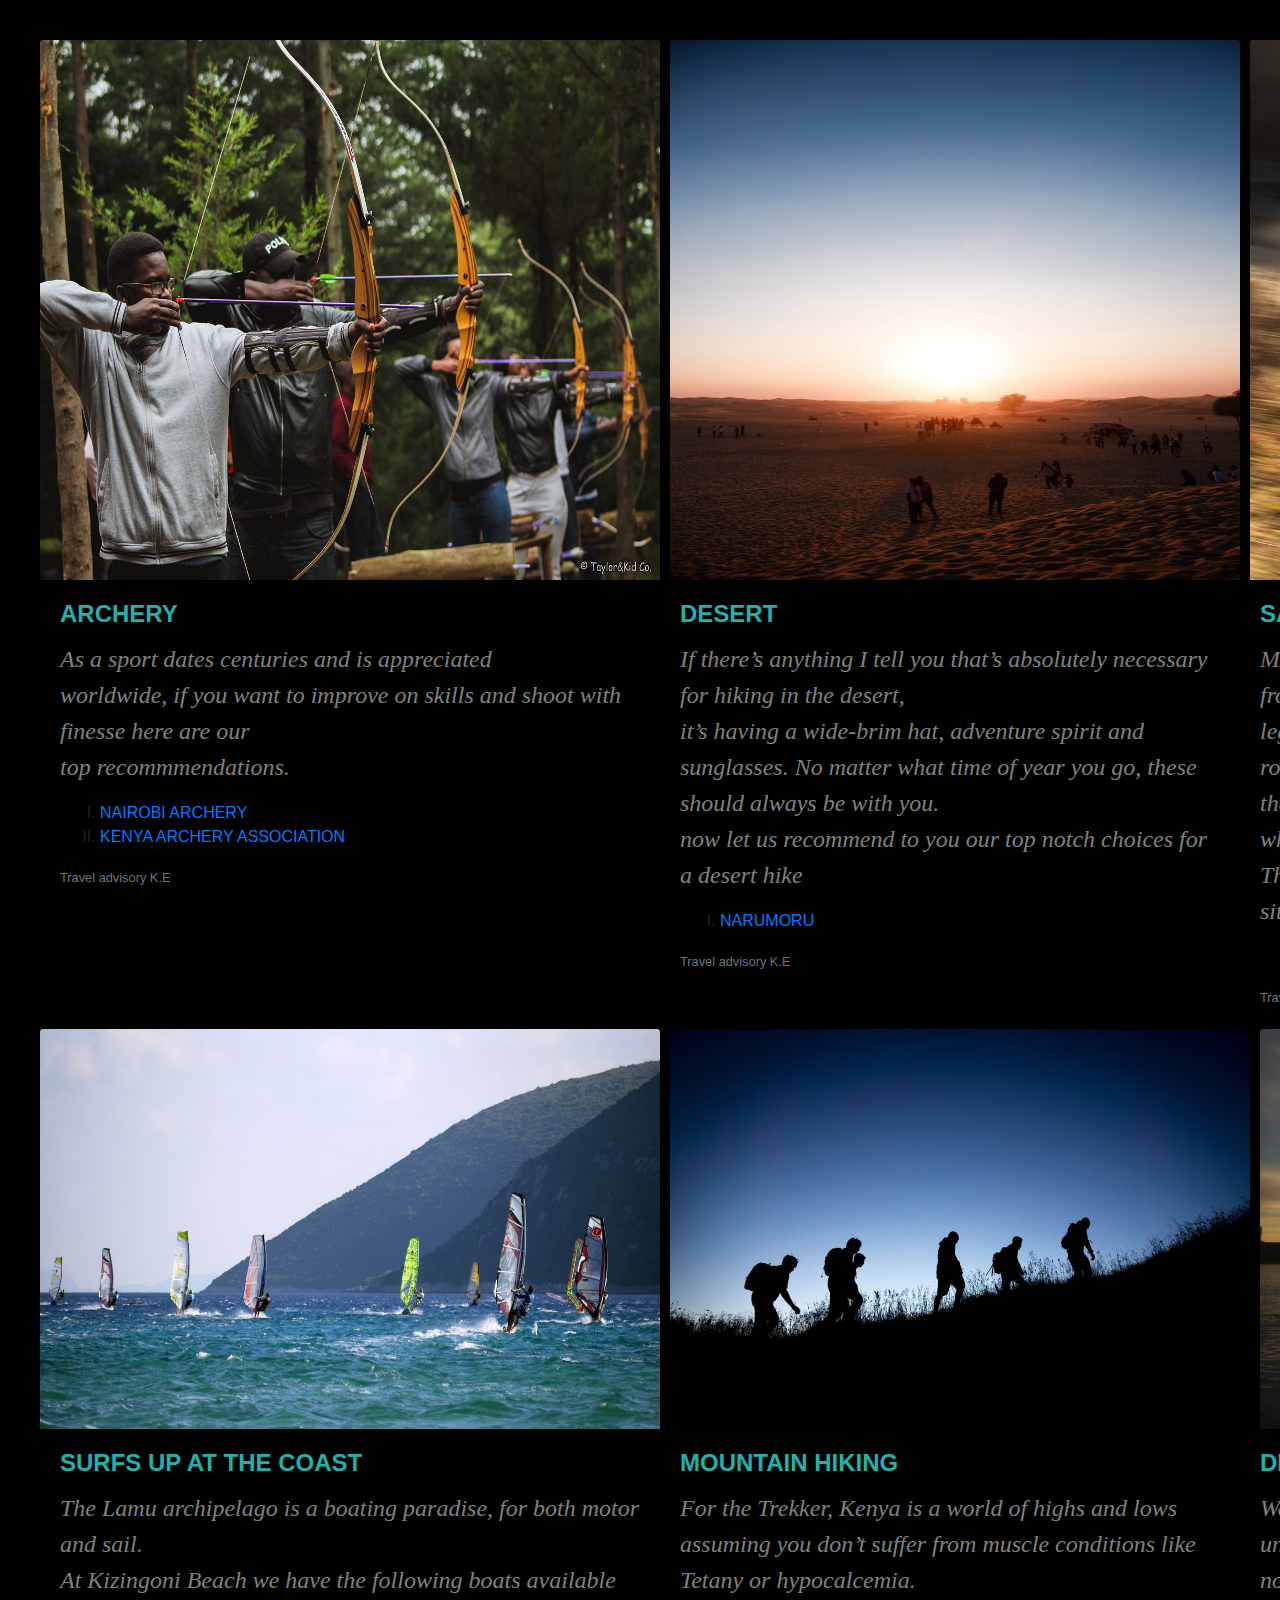
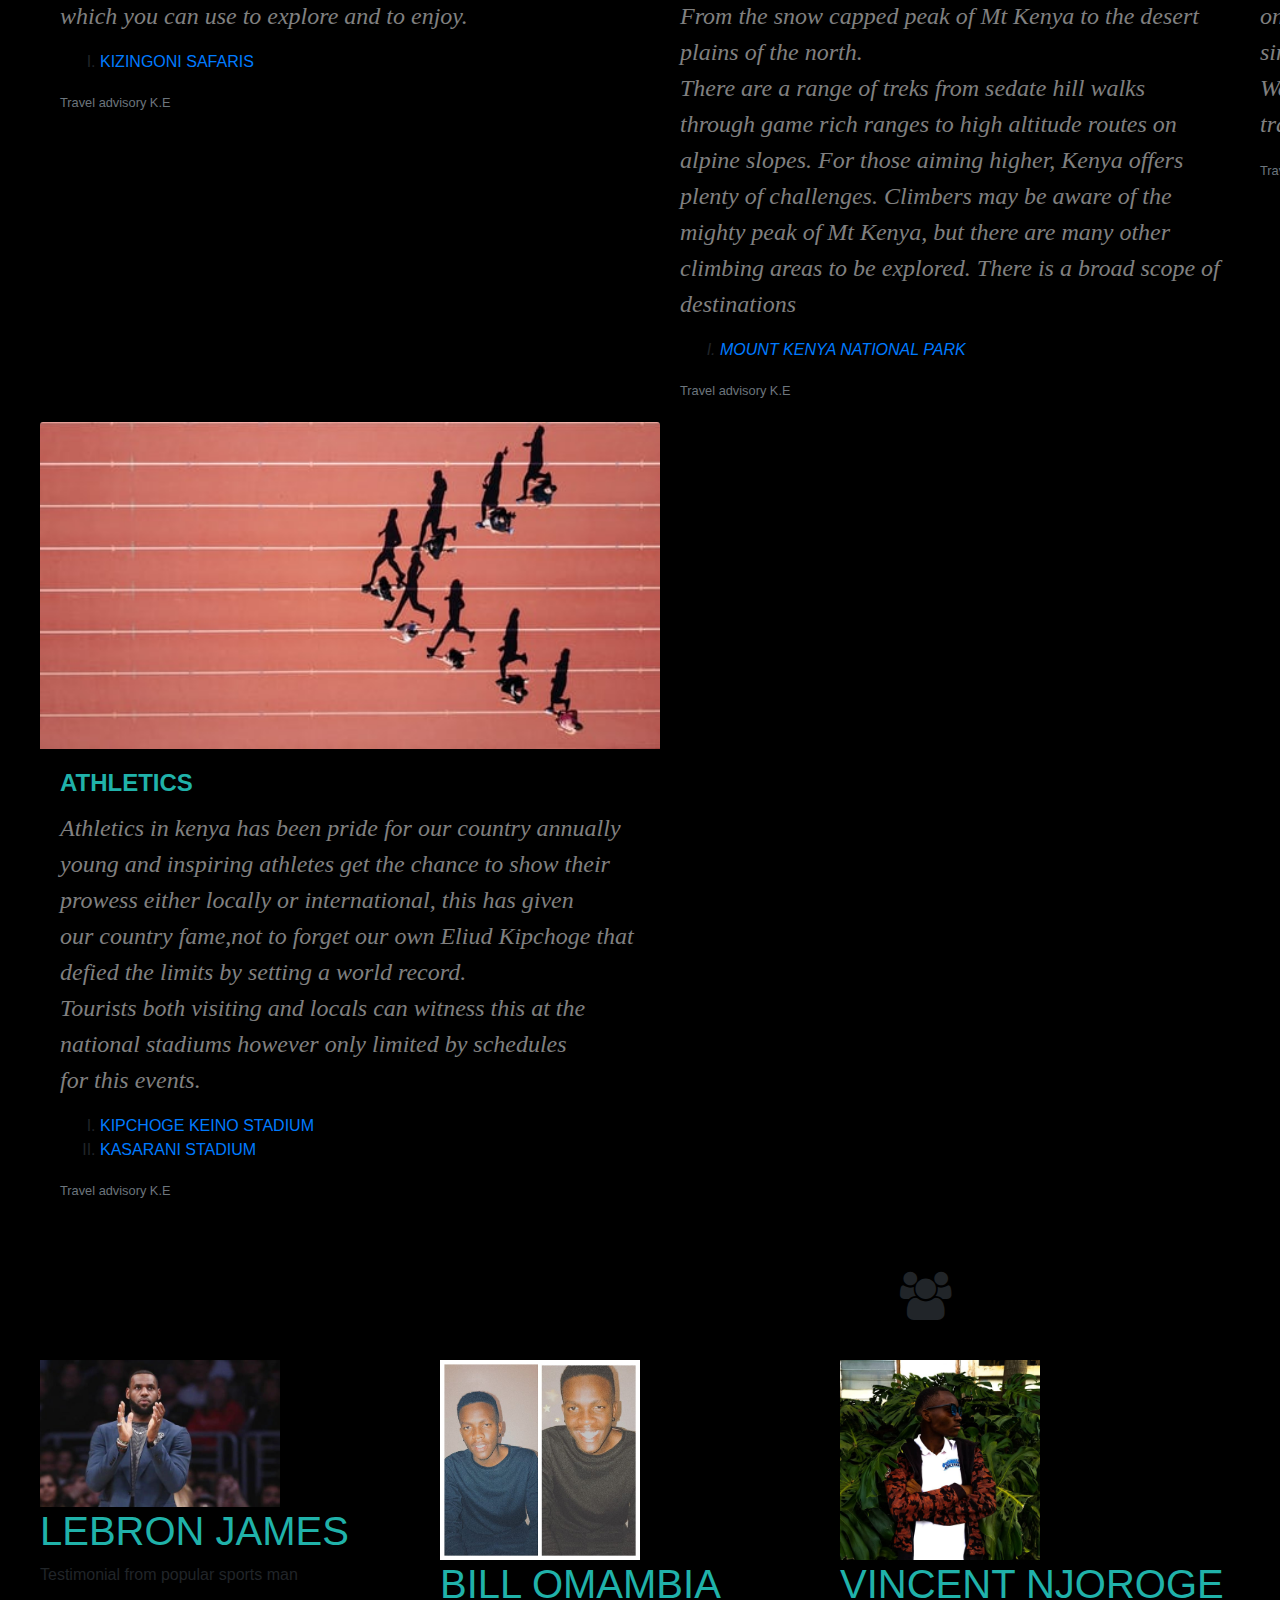
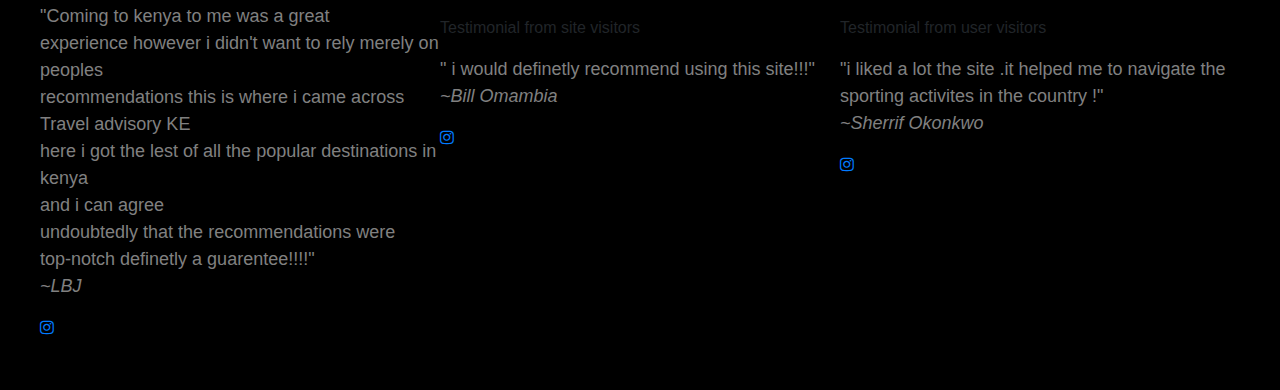
<file: sports.html>
<!DOCTYPE html>
<html lang="en">
<head>
    <meta charset="UTF-8">
    <meta name="viewport" content="width=device-width, initial-scale=1.0">
    <meta http-equiv="X-UA-Compatible" content="ie=edge">
    <title></title>
    <link rel="stylesheet" href="https://cdnjs.cloudflare.com/ajax/libs/font-awesome/4.7.0/css/font-awesome.min.css">
    <link href="css/bootstrap.css" rel="stylesheet">
    <link href="style.css" rel="stylesheet">

</head>
<body>
    <div class="containor">
            <div class="card-deck">
                    <div class="card-1">
                        <img src="images/archery.jpg" class="card-img-top">
                        <div class="card-body">
                                <h5 class="card-title"><b><font color="lightseagreen" size="5px">ARCHERY</font></b> </h5>
                            <p class="card-text">
                                <em>
                                    <font color="grey" face="Bradely hand ITC" size="5px">As a sport dates centuries and is appreciated<br>
                                        worldwide, if you want to improve on skills and shoot with finesse here are our<br>
                                        top recommmendations.</em></font> 
                                 <ol type="I">
                                     <li><a href="https://goo.gl/maps/S2iNwwgNJpjuSosW7">NAIROBI ARCHERY</a></li>
                                    <LI><a href="https://goo.gl/maps/mbfdG5sA6waiSRgD6">KENYA ARCHERY ASSOCIATION</a></LI>
                                </ol>
                                </p>
                            <p class="card-text">
                                <small class="text-muted">
                                        Travel advisory K.E
                                </small>
                            </p>
                        </div>
                    </div>

                    <div class="card-2">
                        <img src="images/dessert.jpeg" class="card-img-top" >
                        <div class="card-body">
                                <h5 class="card-title"><b><font color="lightseagreen" size="5px">DESERT</font></b></h5>
                            <p class="card-text">
                                    <em>
                                         <font color="grey" face="Bradely hand ITC" size="5px">If there’s anything I tell you that’s absolutely necessary for hiking in the desert,<br>
                                            it’s having a wide-brim hat, adventure spirit and sunglasses. No matter what time of year you go, these should always be with you.<br>
                                            now let us recommend to you our top notch choices for a desert hike</font>

                                    </em>
                                <ol type="I">
                                    <li><a href="https://goo.gl/maps/Bwiuq76qjAU52BSd6">NARUMORU</a></li>
                                    
                                 </ol>
                            </p>
                            
                            <p class="card-text">
                                <small class="text-muted">
                                    Travel advisory K.E 
                                </small>
                             </p>

                        </div>
                    </div>

                    <div class="card-3">
                        <img src="images/rally.jpeg" class="card-img-top">
                        <div class="card-body">
                                <h5 class="card-title"><b><font color="lightseagreen" size="5px">SAFARI RALLY</font></b></h5>
                                <p class="card-text">
                                    <em>
                                        <font color="grey" face="Bradely hand ITC" size="5px">Mobility as we know it has dynamic development over time, from mere transport to a form of sprt<br>
                                            legendary racers like Ian Duncan have graced tracks with roaring engines across rough terrain and dusty roads<br>
                                            the thrill just makes it exiting ,cars moving at ungodly speed wheeled behind by professional drivers<br>
                                            The annual car fair takes place at specific times here is the site to visit </font>
                                        <ol type="I">
                                            <li><a href="https://goo.gl/maps/aStcxtVEHjdtzC2q8">JAMHURI RACE COURSE</a></li>
                                            
                                        </ol>

                                    </em>
                                </p>
                                <p class="card-text">
                                    <small class="text-muted">
                                        Travel advisory K.E
                                    </small>
                                </p>
                        </div>
                    </div>
                

                <div class="card-4">
                    <img src="images/surf.jpeg" class="card-img-top" >
                    <div class="card-body">
                            
                        <h5 class="card-title"><b><font color="lightseagreen" size="5px">SURFS UP AT THE COAST</font></b></h5>
                        <p class="card-text">
                            <em>
                                <font color="grey" face="Bradely hand ITC" size="5px">The Lamu archipelago is a boating paradise, for both motor and sail.<br>
                                    At Kizingoni Beach we have the following boats available which you can use to explore and to enjoy.</font>
                            </em>
                            <ol type="I">
                                <li><a href="http://www.kizingonibeach.com/activities/boat-safaris">KIZINGONI SAFARIS</a></li>
                            </ol>
                                
                        </p>
                        <p class="card-text">
                            <small class="text-muted">
                                 Travel advisory K.E
                            </small>
                        </p>

                    </div>
                </div>

                <div class="card-5">
                    <img src="images/mountain.jpeg" class="card-img-top">
                    <div class="card-body">
                        <h5 class="card-title"><b><font color="lightseagreen" size="5px">MOUNTAIN HIKING</font></b></h5>
                        <p class="card-text">
                            <em>
                                <font color="grey" face="Bradely hand ITC" size="5px">For the Trekker, Kenya is a world of highs and lows assuming you don’t suffer from muscle conditions like Tetany  or hypocalcemia.<br>
                                    From the snow capped peak of Mt Kenya to the desert plains of the north. <br>
                                    There are a range of treks from sedate hill walks through game rich ranges to high altitude routes on alpine slopes.
                                     For those aiming higher, Kenya offers plenty of challenges.
                                    Climbers may be aware of the mighty peak of Mt Kenya, but there are many other climbing areas to be explored.
                                    There is a broad scope of destinations</font>
                                <ol type="I">
                                    <li><a href="https://goo.gl/maps/ChnVgQziEXd6s7nz6">MOUNT KENYA NATIONAL PARK</a></li>
                                </ol>
                            </em>

                            </p>
                        <p class="card-text">
                            <small class="text-muted">
                                Travel advisory K.E
                            </small> 
                        </p>
                    </div>
                </div>


                <div class="card-6">
                    <img src="images/boat.jpeg" class="card-img-top" >
                    <div class="card-body">
                        <h5 class="card-title"><b><font color="lightseagreen" size="5px">DHOWS AND SAFARIS</font></b></h5>
                        <p class="card-text">
                            <em>
                               <font face="Bradely  hand ITC" color="grey" size="5px">Welcome to the coast where we will take you on an unforgetable boat experience<br>
                                nothing beats the sunset in the horizon while its rayes beam on the water . The experience in a "mashua"<br>
                                simply boat as reffered by the locals is a tranquil experience. We have patnered with what we think are among the best<br>
                                travel hotspots in the coast.
                                </font> 
                            </em>

                        </p>
                        <p class="card-text">
                            <small class="text-muted">
                                Travel advisory K.E
                            </small> 
                        </p>
                    </div>

                </div>
                

                <div class="card-7">
                    <img src="images/track.jpeg" class="card-img-top" >
                    <div class="card-body">
                        <h5 class="card-title"><b><font color="lightseagreen" size="5px">ATHLETICS</font></b></h5>
                        <p class="card-text">
                            <em>
                                <font color="grey" face="Bradely hand ITC" size="5px">Athletics in kenya has been  pride for our 
                                    country annually young and inspiring athletes get the chance to show their<br>
                                    prowess either locally or international, this has given<br>
                                    our country fame,not to forget our own Eliud Kipchoge that defied the limits by setting a world record. <br>
                                    Tourists both  visiting and locals can witness this at the national stadiums however only limited by schedules<br>
                                    for this events.</font>

                            </em>
                            <ol type="I">
                                <li><a href="https://goo.gl/maps/NKDYmLAahD9xzNyA8">KIPCHOGE KEINO STADIUM</a></li>
                                <li><a href="https://goo.gl/maps/nx8gCcwcPdUBf1As6">KASARANI STADIUM</a></li>
                            </ol>
                        </p>
                        <p class="card-text">
                            <small class="text-muted">
                                Travel advisory K.E
                            </small> 
                        </p>
                    </div>
                </div>

            </div>

    </div>
        <div class="testimonials">
            <i class="fa fa-users  fa-3x">
            </i>
        </div>
    

    <div class="FONTAWESOME">
        <div id="card1">
            <img src="images/l2.jpg" alt="lebron" style="width:60%">
            <h1><font color="lightseagreen">LEBRON JAMES</font></h1>
            <p class="title">Testimonial from popular sports man</p>
            <p>
                <font color="grey" size="4px">"Coming to kenya to me was a great<br>
                    experience however i didn't want to rely merely on peoples<br>
                    recommendations this is where i came across Travel advisory KE<br>
                        here i got the lest of all the popular destinations in kenya<br>
                         and i can agree<br>
                        undoubtedly that the recommendations were <br>
                        top-notch definetly a guarentee!!!!"<br>
                    <em>~LBJ</em>
                </font>
            </p>
            <a href="https://www.instagram.com/kingjames/?hl=en"><i class="fa fa-instagram"></i></a>
        </div>

        <div id="card2">
            <img src="images/mansslikemash_83259281_109745557133863_8196231135265262592_n.jpg"  style="width:50%">
            <h1><font color="lightseagreen">BILL OMAMBIA</font></h1>
            <p class="title">Testimonial from site visitors</p>
            <p>
                <font color="grey" size="4px">"
                    i would definetly recommend using this site!!!"
                    <em>~Bill Omambia</em>
                </font>
            </p>
            <a href="https://www.instagram.com/mansslikemash/?hl=en"><i class="fa fa-instagram"></i></a>
        </div>
        <div id="card3">
            <img src="images/sherrif_okonkwo_44899812_265549064316530_8665802935068285619_n.jpg"  style="width:50%">
            <h1><font color="lightseagreen">VINCENT NJOROGE</font></h1>
            <p class="title">Testimonial from user visitors</p>
            <p>
                <font color="grey" size="4px">"i liked a lot the site .it helped me to navigate the sporting activites in the country !"<br>
                    <em>~Sherrif Okonkwo</em>
                </font>
            </p>
            <a href="https://www.instagram.com/p/Bq3BQIdnFIk/?hl=en"><i class="fa fa-instagram"></i></a>
        </div>

    </div>

   

    




            
    

</body>
</html>
</file>
<file: css/home.css>
#titlehome {
                    text-align: center;
                    font-family: "Trade Winds";
                    color: whitesmoke;
                }
                
                .main {
                    text-align: center;
                    font-family: Boogaloo;
                    font-size: 20px;
                    color: crimson;
                }
                
                .secondhome {
                    font-family: Patrick Hand;
                    font-size: 25px;
                    color: darkcyan;
                }
                
                .thirdhome {
                    text-align: center;
                    font-family: Share Tech Mono;
                    font-size: 25px;
                    color: khaki;
                }
                
                .columncard {
                    float: left;
                    width: 25%;
                    padding: 5px;
                }
                
                #titleadvent {
                    text-align: center;
                    color: darkred;
                    font-family: Nosifer, cursive;
                }
                
                #titlelist {
                    text-align: center;
                    color: yellow;
                    font-family: Fredericka the Great, cursive;
                }
                
                #quote1 {
                    color: darkgreen;
                    font-family: Great Vibes, cursive;
                    font-size: 40px;
                }
                
                .main8 {
                    text-align: center;
                    font-family: Satisfy, cursive;
                    font-size: 30px;
                }
                
                .columnad {
                    font-family: Indie Flower, cursive;
                    float: left;
                    width: 33.33%;
                    padding: 5px;
                }
</file>
<file: style.css>
.card-deck {
    display: grid;
    grid-template-columns: 1fr 1fr 1fr;
    justify-content: center;
    padding-bottom: 10px;
    justify-content: space-between;
    margin: 40px;
    
}
.card-3 img{
    height: 540px;
    width: 620px;
    margin-left: 10px;
}

.card-2 img{
    height: 540px;
    width: 570px;
    margin-left: 10px;
}
.card-5 img{
    margin-left: 10px;
    height: 400px;
    
}
.card-6 img{
    margin-left: 20px;
    height: 400px;
}
.card-4 img{
    height: 400px;
}
.card-1 img{
    height: 540px;
    width: 620px;

}
body{
    background-color:black;
}
.FONTAWESOME {
    display: grid;
    grid-template-columns: 1fr 1fr 1fr;
    justify-content: center;
    padding-bottom: 10px;
    justify-content: space-between;
    margin: 40px;
}
.testimonials i{
    padding-left: 900px;
}
</file>
